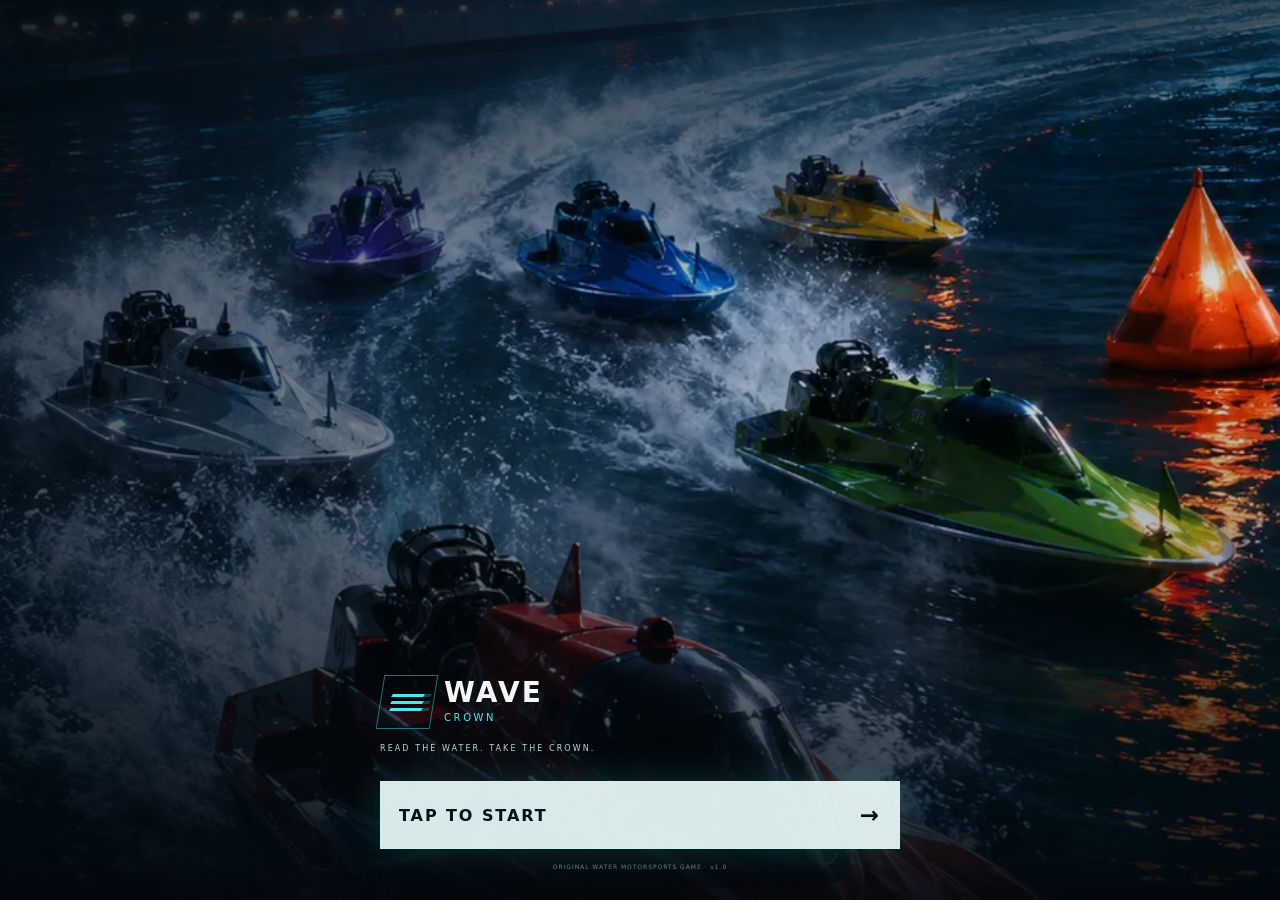
<file: index.html>
<!doctype html>
<html lang="ja">
<head>
  <meta charset="utf-8">
  <meta name="viewport" content="width=device-width,initial-scale=1,viewport-fit=cover,user-scalable=no">
  <meta name="theme-color" content="#031019">
  <meta name="apple-mobile-web-app-capable" content="yes">
  <meta name="apple-mobile-web-app-status-bar-style" content="black-translucent">
  <meta name="apple-mobile-web-app-title" content="WAVE CROWN">
  <title>WAVE CROWN</title>
  <meta name="description" content="ピット離れ、フライングスタート、360度ハンドルで3周を戦うオリジナル水上モータースポーツゲーム">
  <link rel="manifest" href="manifest.json">
  <link rel="apple-touch-icon" href="assets/icon-192.png">
  <link rel="preload" href="assets/title-race.webp" as="image" type="image/webp">
  <link rel="stylesheet" href="style.css">
  <link rel="stylesheet" href="race-controls.css">
</head>
<body>
  <div id="rotateNotice"><b>縦向きでプレイ</b><span>端末を縦に戻してください</span></div>

  <main id="app">
    <section id="splash" class="splash active" aria-label="タイトル画面">
      <div class="splash-art"></div><div class="splash-shade"></div>
      <div class="splash-content">
        <div class="logo large"><span class="logo-mark"><i></i><i></i><i></i></span><span><b>WAVE</b><em>CROWN</em></span></div>
        <p>READ THE WATER. TAKE THE CROWN.</p>
        <button id="enterGame"><span>TAP TO START</span><i>→</i></button>
        <small>ORIGINAL WATER MOTORSPORTS GAME · v1.0</small>
      </div>
    </section>

    <div id="gameShell" hidden>
      <header class="topbar">
        <button class="logo" data-go="dock" aria-label="ホームへ"><span class="logo-mark"><i></i><i></i><i></i></span><span><b>WAVE</b><em>CROWN</em></span></button>
        <div class="wallet"><span><small>FANS</small><b id="fansTotal">840</b></span><span><small>PRIZE</small><b id="moneyTotal">¥840K</b></span><button id="settingsButton" aria-label="設定">•••</button></div>
      </header>

      <section id="dock" class="screen active">
        <article class="hero">
          <div class="hero-art"></div><div class="hero-shade"></div>
          <div class="event"><b>RACE 03</b><span>COASTAL ROOKIE SERIES</span></div>
          <div class="hero-copy"><small>NEXT MATCH · NIGHT WATER</small><h1>蒼湾<br><span>ルーキーカップ</span></h1><p><b>3周・1,800m</b><i></i>横風 2.4m<i></i>波高 3cm</p></div>
          <div class="weather"><span>↗</span><b>2.4</b><small>m/s</small></div>
          <div class="close"><small>ENTRY CLOSE</small><b>02:18</b></div>
        </article>

        <div class="quick-stats"><span><small>RANK</small><b>48<sup>th</sup></b><em>↑6</em></span><span><small>WIN RATE</small><b id="winRate">18.2%</b></span><span><small>FORM</small><b class="form"><i>1</i><i>4</i><i>2</i></b></span></div>

        <article class="machine panel">
          <header><span><small>MACHINE</small><b>27 · NIGHTFALL</b></span><em>GOOD CONDITION</em></header>
          <div class="machine-main"><div class="machine-grade"><b id="score">78</b><small>/100</small><i>A−</i></div><div class="stats"><label>出足<i><b id="launchBar" style="width:74%"></b></i><em id="launchStat">74</em></label><label>伸び<i><b id="topBar" style="width:67%"></b></i><em id="topStat">67</em></label><label>旋回<i><b id="turnBar" style="width:81%"></b></i><em id="turnStat">81</em></label></div></div>
          <button class="line-button" data-go="tune"><span>最終整備へ</span><i>推奨設定あり　→</i></button>
        </article>

        <article class="mission panel"><span class="mission-icon">◇</span><span><small>TODAY'S CHALLENGE</small><b>スタート .20以内で1着</b><em><i style="width:50%"></i></em></span><strong>1/2</strong></article>
        <button class="primary" data-go="entry"><span><small>MACHINE READY · ENERGY 100%</small><b>レースへ出場</b></span><i>→</i></button>
      </section>

      <section id="tune" class="screen">
        <button class="back" data-go="dock">← DOCK</button><div class="title"><small>MACHINE 27 · FINAL SETUP</small><h2>水面に合わせる<span>最終整備</span></h2><p>出足・伸び・旋回のどこを尖らせるか。選択はレース挙動に反映されます。</p></div>
        <div class="motor-view"><div class="motor"><span>27</span><i></i><b></b></div><i class="scan"></i><div class="telemetry"><span>RPM<b>6,840</b></span><span>OUTPUT<b>98.4%</b></span><span>SCORE<b id="liveScore">78</b></span></div></div>
        <article class="panel tune-panel"><header><b>WEIGHT BALANCE</b><span id="balanceValue">+4</span></header><input id="balance" type="range" min="40" max="68" value="54" aria-label="重量バランス"><div class="range-label"><span>出足</span><em>推奨 52–56</em><span>伸び</span></div><h3>TUNE CHIP <small>1つ装着</small></h3><div class="parts"><button data-part="launch"><i>↗</i><b>加速ピン</b><small>立ち上がり +4</small><em>START</em></button><button class="selected" data-part="turn"><i>⌁</i><b>旋回フィン</b><small>旋回安定 +5</small><em>TURN</em></button><button data-part="top"><i>≫</i><b>伸びノズル</b><small>最高速 +3</small><em>SPEED</em></button></div></article>
        <button class="primary" id="saveTune"><span><small>AUTO SAVE ENABLED</small><b>この整備で決定</b></span><i>✓</i></button>
      </section>

      <section id="entry" class="screen">
        <button class="back" data-go="dock">← DOCK</button><div class="title"><small>RACE 03 · ENTRY LIST</small><h2>6艇の<span>勝負気配</span></h2></div>
        <div id="racerList" class="racer-list"></div>
        <div class="strategy-title"><span><small>RACE PLAN</small><b>狙う勝ち筋</b></span><em>変更可能</em></div>
        <div class="strategies"><button data-strategy="inside" class="selected"><i>↙</i><b>差し</b><small>内を鋭く突く</small></button><button data-strategy="attack"><i>↗</i><b>まくり</b><small>外から全速旋回</small></button><button data-strategy="safe"><i>◎</i><b>堅実</b><small>ラインを守る</small></button></div>
        <div class="intel"><b>RACE INTEL</b><p>4号艇はスタート巧者。<strong>差し</strong>なら1マーク手前で内側へ寄せ、旋回出口から全開。</p></div>
        <button class="primary" id="startRace"><span><small>FROM THE PIT · FLYING START</small><b>ピットから出走</b></span><i>→</i></button>
      </section>

      <section id="result" class="screen result">
        <div class="result-header"><small>COASTAL ROOKIE SERIES · RACE 03</small><b>OFFICIAL RESULT</b></div><div class="place"><span>FINISH</span><b id="place">1</b><i>ST</i></div><hr><h2 id="resultMessage">初優勝。水面を制した。</h2>
        <div class="rewards"><span><small>RACE TIME</small><b id="raceTime">36.82</b></span><span><small>PRIZE</small><b id="prize">¥320,000</b></span><span><small>FANS</small><b id="fans">+62</b></span></div>
        <article class="race-analysis panel"><header><b>RACE ANALYSIS</b><em id="startGrade">PERFECT</em></header><div><span><small>START</small><b id="startTime">.12</b></span><span><small>BEST LAP</small><b id="bestLap">11.84</b></span><span><small>LINE SCORE</small><b id="lineScore">86</b></span></div><p id="coachText">1マークの差しが勝因。次はスタート精度を維持しよう。</p></article>
        <div class="result-actions"><button id="retryRace">↻<span>RETRY</span></button><button class="primary" data-go="dock"><span><small>RESULT SAVED</small><b>ドックへ戻る</b></span><i>→</i></button></div>
      </section>

      <nav class="nav"><button data-go="dock" class="active">⌂<small>DOCK</small></button><button data-go="tune">⌘<small>GARAGE</small></button><button id="careerButton">⌁<small>CAREER</small></button><button id="recordButton">◇<small>RECORD</small></button></nav>
    </div>

    <section id="race" class="race-screen" aria-label="レース画面">
      <canvas id="raceCanvas"></canvas><div id="speedLines"></div>
      <div class="race-hud"><button id="pauseRace" aria-label="一時停止">Ⅱ</button><span><small>PHASE</small><b id="racePhaseLabel">PIT</b></span><span><small>LAP</small><b id="lap">—/3</b></span><span><small>POSITION</small><b id="rank">—</b></span></div>
      <div class="camera-badge"><i></i> LOW CHASE</div>
      <div class="onboard-frame" aria-hidden="true"><span><i></i> LIVE · DRIVER POV</span><b>艇首カメラ</b></div>
      <div id="countdown" class="countdown"><small>RACE FANFARE</small><b>READY</b></div><div id="startFeedback" class="start-feedback"></div>
      <div id="startClock" class="start-clock"><small>FLYING START</small><b id="startClockValue">—</b><em>有効 0.00–0.99</em></div>
      <div id="courseBadge" class="course-badge"><small>進入コース</small><b id="courseNumber">3</b></div>
      <div id="approachGuide" class="approach-guide"><span><small>START LINE</small><b id="startPrediction">予測 —</b></span><i><b id="approachProgress"></b><em></em></i></div>
      <div id="raceTip" class="race-tip">ファンファーレ後、左レバーを握ってピット離れ</div>
      <div id="tempoBadge" class="tempo-badge">QUICK CLOCK</div>
      <div id="wakeAlert" class="wake-alert">WAKE IMPACT<small>引き波で減速</small></div>
      <div id="overtake" class="overtake"></div>
      <div class="speed"><b id="speed">0</b><small>km/h</small><i></i></div>
      <div class="flow"><small>FLOW</small><i><b id="flowBar"></b></i><em id="flowValue">0</em></div>
      <div class="real-controls" aria-label="実艇型操作">
        <section class="throttle-console">
          <header><span><small>LEFT HAND</small><b>スロットル</b></span><em id="throttlePercent">0%</em></header>
          <div id="throttleTrack" class="throttle-track" role="slider" aria-label="スロットルレバー" aria-valuemin="0" aria-valuemax="100" aria-valuenow="0" tabindex="0">
            <i id="throttleFill"></i><button id="throttleLever" type="button" aria-label="スロットルレバーの握り"></button>
          </div>
          <small>握って加速・放して減速</small>
        </section>
        <section class="wheel-console">
          <header><span><small>RIGHT HAND</small><b>ハンドル</b></span><em id="wheelReadout">0.00</em></header>
          <div id="raceWheelZone" class="race-wheel-zone" role="application" aria-label="360度操舵ハンドル" tabindex="0">
            <div id="raceWheel" class="race-wheel"><i></i><i></i><i></i><b></b></div><span></span>
          </div>
          <div class="wheel-rule"><b id="wheelTarget">CENTER</b><span>−1.00</span><i><em id="wheelMeter"></em></i><span>+1.00</span></div>
        </section>
      </div>
    </section>

    <div id="tutorial" class="overlay" hidden><div class="tutorial-card"><div id="tutorialVisual" class="tutorial-visual">01</div><small id="tutorialStep">01 / 03</small><h2 id="tutorialTitle">ピットから始まる</h2><p id="tutorialText">ファンファーレ後に6艇が一斉にピット離れ。左レバーを上へ握って水面へ出ます。</p><div class="dots"><i class="active"></i><i></i><i></i></div><button id="tutorialNext">次へ　→</button></div></div>
    <div id="settings" class="overlay" hidden><div class="sheet"><button class="sheet-close" data-close="settings">×</button><small>SYSTEM</small><h2>設定</h2><label><span><b>サウンド</b><small>エンジン音・効果音</small></span><input id="soundToggle" type="checkbox" checked></label><label><span><b>振動</b><small>スタート・追い抜き時</small></span><input id="hapticToggle" type="checkbox" checked></label><label><span><b>REAL待機時計</b><small>OFFは競技順序を保った短縮モード</small></span><input id="realClockToggle" type="checkbox"></label><label><span><b>動きを抑える</b><small>画面振動と速度演出を軽減</small></span><input id="motionToggle" type="checkbox"></label><button id="resetSave" class="danger">進行データをリセット</button></div></div>
    <div id="pause" class="overlay" hidden><div class="pause-card"><small>RACE PAUSED</small><h2>一時停止</h2><button id="resumeRace">レースに戻る</button><button id="restartRace">最初からやり直す</button><button id="retireRace">レースを終了</button></div></div>
    <div id="toast" role="status"></div>
  </main>
  <script src="game.js"></script>
</body>
</html>
</file>
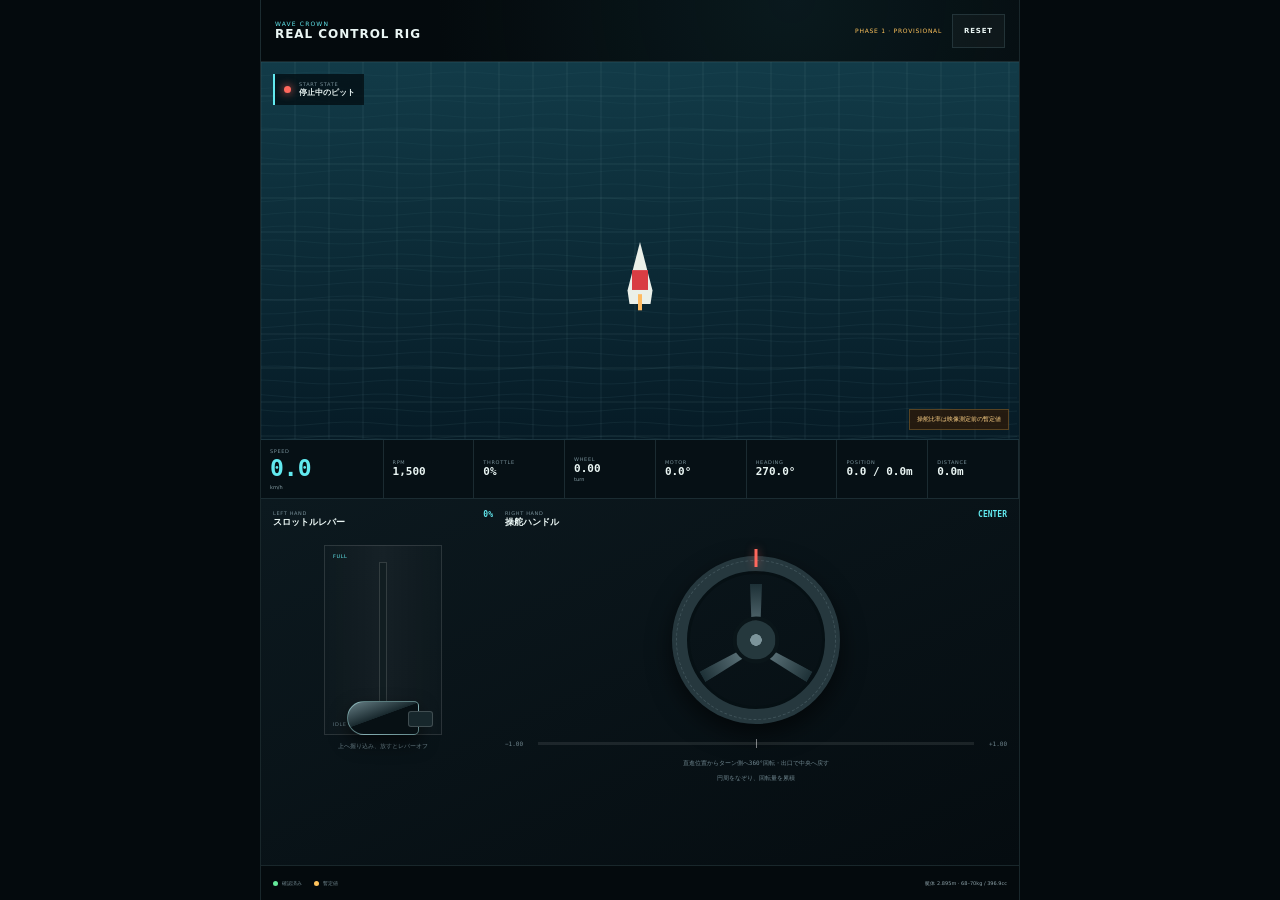
<file: simulator/index.html>
<!doctype html>
<html lang="ja">
<head>
  <meta charset="utf-8">
  <meta name="viewport" content="width=device-width,initial-scale=1,viewport-fit=cover,user-scalable=no">
  <meta name="theme-color" content="#07141a">
  <title>WAVE CROWN · REAL CONTROL RIG</title>
  <link rel="stylesheet" href="simulator.css">
  <style>.wheel-note{margin:3px 0 0;color:#789099;font:6px/1.35 ui-monospace,monospace;text-align:center}</style>
</head>
<body>
  <main id="simulator">
    <header class="sim-header">
      <span><small>WAVE CROWN</small><b>REAL CONTROL RIG</b></span>
      <em>PHASE 1 · PROVISIONAL</em>
      <button id="reset" type="button">RESET</button>
    </header>

    <section class="water-view" aria-label="実艇操作検証水面">
      <canvas id="water"></canvas>
      <div class="pit-label"><i></i><span><small>START STATE</small><b>停止中のピット</b></span></div>
      <div class="model-warning">操舵比率は映像測定前の暫定値</div>
    </section>

    <section class="telemetry" aria-label="艇の計測値">
      <span class="primary"><small>SPEED</small><b id="speed">0.0</b><em>km/h</em></span>
      <span><small>RPM</small><b id="rpm">1500</b></span>
      <span><small>THROTTLE</small><b id="throttleValue">0%</b></span>
      <span><small>WHEEL</small><b id="wheelValue">0.00</b><em>turn</em></span>
      <span><small>MOTOR</small><b id="motorAngle">0.0°</b></span>
      <span><small>HEADING</small><b id="heading">270.0°</b></span>
      <span><small>POSITION</small><b id="position">0.0 / 0.0m</b></span>
      <span><small>DISTANCE</small><b id="distance">0.0m</b></span>
    </section>

    <section class="cockpit" aria-label="実艇操作装置">
      <div class="throttle-control">
        <header><span><small>LEFT HAND</small><b>スロットルレバー</b></span><em id="leverPercent">0%</em></header>
        <div id="throttleTrack" class="throttle-track" role="slider" aria-label="スロットル開度" aria-valuemin="0" aria-valuemax="100" aria-valuenow="0" tabindex="0">
          <i class="full">FULL</i><i class="idle">IDLE</i>
          <div id="throttleFill"></div><button id="throttleLever" type="button" aria-label="スロットルレバー"></button>
        </div>
        <p>上へ握り込み、放すとレバーオフ</p>
      </div>

      <div class="steering-control">
        <header><span><small>RIGHT HAND</small><b>操舵ハンドル</b></span><em id="steerState">CENTER</em></header>
        <div id="wheelZone" class="wheel-zone" aria-label="操舵ハンドル。円周に沿って回転" role="application" tabindex="0">
          <div id="wheel" class="wheel"><i></i><i></i><i></i><b></b></div>
          <span class="center-mark"></span>
        </div>
        <div class="wheel-scale"><span>−1.00</span><em><i id="wheelScaleFill"></i></em><span>+1.00</span></div>
        <p class="wheel-note">直進位置からターン側へ360°回転・出口で中央へ戻す</p>
        <p>円周をなぞり、回転量を累積</p>
      </div>
    </section>

    <footer><span><i class="confirmed"></i>確認済み</span><span><i class="provisional"></i>暫定値</span><b>艇体 2.895m · 68–70kg / 396.9cc</b></footer>
  </main>
  <script type="module" src="simulator.mjs"></script>
</body>
</html>
</file>
<file: style.css>
:root{--bg:#020910;--panel:#081721;--panel2:#0b202c;--ink:#f3f7f5;--muted:#79909b;--cyan:#48e6f2;--red:#ed4b46;--green:#62e892;--line:#9bd3e122;--shadow:0 24px 60px #0008;color-scheme:dark;background:var(--bg);color:var(--ink)}*{box-sizing:border-box;-webkit-tap-highlight-color:transparent}html,body{margin:0;min-height:100%;background:var(--bg)}body{font-family:Inter,"SF Pro Display","Noto Sans JP",system-ui,-apple-system,sans-serif;overscroll-behavior:none}button,input{font:inherit;color:inherit}button{cursor:pointer}button:focus-visible,input:focus-visible{outline:2px solid var(--cyan);outline-offset:3px}[hidden]{display:none!important}#app{min-height:100svh;overflow:hidden;background:radial-gradient(circle at 80% 8%,#2984a12a,transparent 32%),linear-gradient(155deg,#071620,#020810 52%,#07141c)}
#rotateNotice{display:none;position:fixed;z-index:200;inset:0;background:#030a10;color:#fff;place-content:center;text-align:center}#rotateNotice b,#rotateNotice span{display:block}#rotateNotice b{font-size:24px}#rotateNotice span{margin-top:8px;color:var(--muted);font-size:12px}@media(orientation:landscape) and (max-height:520px){#rotateNotice{display:grid}}
.splash{display:none;position:fixed;z-index:100;inset:0;overflow:hidden;background:#041019}.splash.active{display:block}.splash-art{position:absolute;inset:-3%;background:url('assets/title-race.webp') center 55%/cover no-repeat;animation:splashPush 12s ease-out both}.splash-shade{position:absolute;inset:0;background:linear-gradient(180deg,#020a10ae 0%,#020a1014 34%,#020a1044 58%,#02080df5 100%),linear-gradient(90deg,#0209109e,transparent 70%)}.splash-content{position:absolute;z-index:2;left:24px;right:24px;bottom:calc(30px + env(safe-area-inset-bottom));max-width:520px;margin:auto}.splash-content>p{margin:15px 0 28px;font-size:8px;letter-spacing:.26em;color:#b8d8dd}.splash-content>button{width:100%;height:68px;padding:0 18px;border:1px solid #c2fbff80;background:#eafafaed;color:#051117;display:flex;align-items:center;justify-content:space-between;font-weight:900;letter-spacing:.12em;box-shadow:0 0 40px #43e4f32d}.splash-content>button i{font-size:23px;font-style:normal}.splash-content>small{display:block;text-align:center;margin-top:14px;color:#68828d;font-size:6px;letter-spacing:.16em}@keyframes splashPush{from{transform:scale(1.08)}to{transform:scale(1)}}
.logo{display:flex;align-items:center;gap:10px;border:0;background:none;padding:0;text-align:left}.logo-mark{width:37px;height:37px;border:1px solid #48e6f277;display:grid;place-content:center;gap:4px;transform:skewX(-9deg)}.logo-mark i{display:block;width:22px;height:2px;background:var(--cyan);transform:skewX(-25deg);box-shadow:7px 0 #48e6f244}.logo>span:last-child{display:flex;flex-direction:column;line-height:.88;letter-spacing:.14em}.logo b{font-size:13px}.logo em{margin-top:8px;color:var(--cyan);font-size:7px;font-style:normal;letter-spacing:.26em}.logo.large .logo-mark{width:54px;height:54px}.logo.large .logo-mark i{width:32px;height:3px}.logo.large b{font-size:28px}.logo.large em{font-size:10px}.topbar{height:72px;padding:14px 16px;display:flex;align-items:center;justify-content:space-between;border-bottom:1px solid var(--line);backdrop-filter:blur(18px)}.wallet{display:flex;align-items:center;gap:11px}.wallet>span{display:flex;flex-direction:column;text-align:right}.wallet small{font-size:5px;color:var(--muted);letter-spacing:.14em}.wallet b{font-size:9px;letter-spacing:.04em}.wallet button{width:32px;height:32px;border:0;border-radius:50%;background:#ffffff0e;color:#9bb0b9;letter-spacing:.04em}
.screen{display:none;position:relative;max-width:560px;margin:auto;padding:14px 14px calc(100px + env(safe-area-inset-bottom));min-height:calc(100svh - 72px)}.screen.active{display:block;animation:screenIn .3s ease both}@keyframes screenIn{from{opacity:0;transform:translateY(7px)}to{opacity:1;transform:none}}.hero{height:318px;position:relative;overflow:hidden;border:1px solid #9bd3e12b;border-radius:10px;background:#09202c;box-shadow:var(--shadow)}.hero-art{position:absolute;inset:0;background:url('assets/title-race.webp') center 73%/cover}.hero-shade{position:absolute;inset:0;background:linear-gradient(90deg,#031018ed 0%,#0310188f 48%,transparent 85%),linear-gradient(0deg,#020a10c7,transparent 55%)}.event{position:absolute;z-index:2;top:14px;left:14px;display:flex;align-items:center;font-size:6px;letter-spacing:.18em;color:#afc7ce}.event b{padding:5px 8px;background:var(--cyan);color:#041116}.event span{padding:5px 8px;background:#020a10a6}.hero-copy{position:absolute;z-index:2;left:18px;top:64px}.hero-copy>small{font-size:7px;color:var(--cyan);letter-spacing:.2em}.hero-copy h1{margin:13px 0 16px;font-size:47px;line-height:.82;letter-spacing:-.08em;text-shadow:0 4px 25px #000}.hero-copy h1 span{font-size:22px;letter-spacing:.02em}.hero-copy p{display:flex;align-items:center;gap:8px;font-size:7px;color:#a8bac2}.hero-copy p i{width:1px;height:12px;background:#ffffff35}.weather{position:absolute;z-index:2;right:12px;top:16px;display:grid;grid-template-columns:auto auto;align-items:end;gap:0 4px;text-align:right}.weather>span{grid-row:span 2;color:var(--cyan);font-size:18px}.weather b{font-size:14px}.weather small{font-size:6px;color:var(--muted)}.close{position:absolute;z-index:2;right:12px;bottom:12px;padding:9px 11px;text-align:right;background:#020a10d6;border-right:2px solid var(--cyan)}.close small{display:block;font-size:5px;color:#8da4ae;letter-spacing:.15em}.close b{font-family:ui-monospace,monospace;font-size:16px;letter-spacing:.08em}
.quick-stats{display:grid;grid-template-columns:repeat(3,1fr);gap:1px;margin:9px 0;background:var(--line);border:1px solid var(--line)}.quick-stats>span{min-height:54px;padding:9px 11px;background:#07131c;display:flex;flex-direction:column;justify-content:center}.quick-stats small{font-size:5px;color:var(--muted);letter-spacing:.14em}.quick-stats b{font-size:16px}.quick-stats sup{font-size:7px}.quick-stats em{color:var(--green);font-size:7px;font-style:normal}.form{display:flex;gap:2px;margin-top:4px}.form i{width:17px;height:13px;display:grid;place-content:center;background:#ffffff0d;font-size:6px;font-style:normal}.form i:first-child{background:var(--cyan);color:#041116}.panel{border:1px solid var(--line);border-radius:7px;background:linear-gradient(145deg,#0d1f2bf5,#050e15f5)}.machine{padding:14px}.machine header{display:flex;justify-content:space-between;align-items:flex-start}.machine header>span{display:flex;flex-direction:column}.machine header small{font-size:5px;color:var(--muted);letter-spacing:.15em}.machine header b{font-size:10px;letter-spacing:.1em}.machine header em{padding:4px 6px;background:#62e89212;color:var(--green);font-size:5px;font-style:normal;letter-spacing:.1em}.machine-main{display:grid;grid-template-columns:75px 1fr;gap:10px;align-items:center;margin:12px 0}.machine-grade{position:relative}.machine-grade>b{font-size:38px}.machine-grade small{font-size:7px;color:var(--muted)}.machine-grade i{display:block;margin-top:-6px;color:var(--cyan);font-style:normal;font-size:9px}.stats label{display:grid;grid-template-columns:28px 1fr 20px;align-items:center;gap:6px;margin:8px 0;font-size:7px;color:#8fa4ae}.stats label>i{height:3px;background:#ffffff12}.stats label>i b{display:block;height:100%;background:linear-gradient(90deg,#d8e7e8,var(--cyan))}.stats em{font-style:normal;text-align:right;color:#fff}.line-button{width:100%;padding:12px 0 0;border:0;border-top:1px solid var(--line);background:none;display:flex;justify-content:space-between;font-size:8px}.line-button i{color:var(--cyan);font-style:normal;font-size:7px}.mission{margin-top:9px;padding:12px;display:grid;grid-template-columns:30px 1fr 30px;align-items:center;gap:9px}.mission-icon{width:30px;height:30px;border:1px solid #48e6f255;display:grid;place-content:center;color:var(--cyan)}.mission>span:nth-child(2){display:flex;flex-direction:column}.mission small{font-size:5px;color:var(--cyan);letter-spacing:.14em}.mission b{font-size:9px}.mission em{height:2px;margin-top:6px;background:#ffffff11}.mission em i{display:block;height:100%;background:var(--cyan)}.mission strong{font-size:11px;text-align:right}.primary{width:100%;height:68px;margin-top:11px;padding:0 17px;border:0;border-radius:4px;background:linear-gradient(115deg,#eafafa,#91eef1);color:#041116;display:flex;align-items:center;justify-content:space-between;text-align:left;box-shadow:0 12px 30px #2ed8e622}.primary small{display:block;font-size:5px;letter-spacing:.18em;color:#24717c}.primary b{font-size:16px;letter-spacing:.02em}.primary>i{font-size:22px;font-style:normal}.primary:active{transform:translateY(1px)}
.nav{position:fixed;z-index:30;bottom:0;left:0;right:0;height:76px;padding-bottom:env(safe-area-inset-bottom);display:flex;justify-content:center;background:#030a10f0;border-top:1px solid var(--line);backdrop-filter:blur(18px)}.nav button{width:min(25%,140px);border:0;background:none;color:#667a85;display:flex;flex-direction:column;align-items:center;justify-content:center;gap:4px;font-size:17px}.nav small{font-size:5px;letter-spacing:.15em}.nav .active{color:var(--cyan)}.back{border:0;background:none;color:#8ba0aa;font-size:7px;letter-spacing:.17em;padding:8px 0}.title{margin:16px 0 12px}.title>small{font-size:6px;letter-spacing:.18em;color:var(--cyan)}.title h2{margin:6px 0;font-size:29px;line-height:1.12}.title h2 span{display:block;color:#7fe9ef}.title p{max-width:410px;margin:8px 0 0;color:#80959f;font-size:8px;line-height:1.65}.motor-view{height:225px;position:relative;display:grid;place-content:center;overflow:hidden;border:1px solid var(--line);background:radial-gradient(circle,#26b0c526,transparent 55%)}.motor{width:105px;height:112px;position:relative;background:linear-gradient(145deg,#718893,#21333d 48%,#080d11 49%);clip-path:polygon(14% 0,83% 5%,100% 29%,82% 84%,53% 100%,11% 84%,0 23%);filter:drop-shadow(0 20px 18px #000)}.motor:before{content:"";position:absolute;inset:12px 20px 35px;background:repeating-linear-gradient(0deg,#17252d 0 5px,#5a6d75 6px 9px)}.motor span{position:absolute;z-index:2;right:17px;top:10px;color:var(--cyan);font-weight:900}.motor>i{position:absolute;width:10px;height:50px;background:#7d8f95;bottom:-34px;left:48px}.motor>b{position:absolute;width:72px;height:12px;background:#40525b;bottom:-40px;left:17px;clip-path:polygon(0 50%,45% 0,100% 45%,43% 100%)}.scan{position:absolute;width:175px;height:1px;background:linear-gradient(90deg,transparent,var(--cyan),transparent);box-shadow:0 0 14px var(--cyan);animation:scan 2.4s ease-in-out infinite}.telemetry{position:absolute;left:10px;right:10px;bottom:9px;display:flex;justify-content:space-between}.telemetry span{display:flex;flex-direction:column;font-size:5px;color:#708893;letter-spacing:.1em}.telemetry b{font-size:8px;color:#d7e7e9}@keyframes scan{0%,100%{transform:translateY(-62px);opacity:.2}50%{transform:translateY(62px);opacity:1}}.tune-panel{margin-top:9px;padding:14px}.tune-panel header{display:flex;justify-content:space-between;font-size:8px;letter-spacing:.14em}.tune-panel header span{color:var(--cyan)}input[type=range]{width:100%;margin:17px 0 4px;accent-color:var(--cyan)}.range-label{display:flex;justify-content:space-between;font-size:6px;color:var(--muted)}.range-label em{font-style:normal;color:var(--cyan)}.tune-panel h3{margin:14px 0 9px;padding-top:12px;border-top:1px solid var(--line);font-size:7px;letter-spacing:.14em}.tune-panel h3 small{float:right;color:var(--muted);font-weight:400}.parts{display:grid;grid-template-columns:repeat(3,1fr);gap:6px}.parts button{min-height:108px;padding:10px 8px;border:1px solid var(--line);background:#ffffff05;display:flex;flex-direction:column;align-items:flex-start;text-align:left}.parts button>i{font-size:21px;font-style:normal}.parts button>b{font-size:8px;margin-top:7px}.parts button>small{font-size:6px;color:var(--muted)}.parts button>em{margin-top:auto;color:#657d87;font-size:5px;font-style:normal;letter-spacing:.15em}.parts button.selected{border-color:var(--cyan);background:#43e4f313;box-shadow:inset 0 0 25px #43e4f30c}.parts button.selected>i,.parts button.selected>em{color:var(--cyan)}
.racer-list{border-top:1px solid var(--line)}.racer{height:55px;border-bottom:1px solid var(--line);display:grid;grid-template-columns:36px 1fr 55px 26px;align-items:center;gap:9px}.racer.you{background:linear-gradient(90deg,#43e4f316,transparent)}.lane{width:30px;height:30px;display:grid;place-content:center;font-weight:950}.racer-name small,.st small{display:block;font-size:5px;color:var(--muted);letter-spacing:.1em}.racer-name b{font-size:11px}.racer.you .racer-name b{color:var(--cyan)}.st b{font-family:ui-monospace,monospace;font-size:11px}.mood{color:var(--cyan)}.strategy-title{display:flex;justify-content:space-between;align-items:end;margin:16px 0 8px}.strategy-title span{display:flex;flex-direction:column}.strategy-title small{font-size:5px;color:var(--cyan);letter-spacing:.14em}.strategy-title b{font-size:13px}.strategy-title em{font-size:6px;color:var(--muted);font-style:normal}.strategies{display:grid;grid-template-columns:repeat(3,1fr);gap:6px}.strategies button{height:79px;border:1px solid var(--line);background:#ffffff05;display:grid;grid-template-columns:23px 1fr;align-content:center;text-align:left;padding:9px}.strategies i{grid-row:span 2;font-size:18px;color:#7b929d;font-style:normal}.strategies b{font-size:10px}.strategies small{font-size:5px;color:var(--muted)}.strategies button.selected{border-color:var(--cyan);background:#43e4f312}.strategies button.selected i{color:var(--cyan)}.intel{margin:10px 0;padding:13px;background:#0a202c;border-left:2px solid var(--cyan)}.intel>b{font-size:6px;letter-spacing:.14em;color:var(--cyan)}.intel p{margin:5px 0 0;font-size:8px;line-height:1.7;color:#b6c5cb}.intel strong{color:#fff}
.race-screen{display:none;position:fixed;z-index:80;inset:0;background:#04151e;touch-action:none;user-select:none;overflow:hidden}.race-screen.active{display:block}.race-screen canvas{position:absolute;inset:0;width:100%;height:100%}#speedLines{position:absolute;inset:0;pointer-events:none;opacity:0;background:repeating-linear-gradient(102deg,transparent 0 18px,#ccfbff12 19px 20px,transparent 21px 38px);animation:lines .28s linear infinite}#speedLines.active{opacity:1}@keyframes lines{to{transform:translateY(38px)}}.race-hud{position:absolute;top:0;left:0;right:0;min-height:70px;padding:12px max(14px,env(safe-area-inset-left));display:grid;grid-template-columns:39px 1fr 62px 72px;align-items:center;gap:7px;background:linear-gradient(#020a10ef,#020a1066,transparent);text-shadow:0 2px 5px #000}.race-hud button{width:34px;height:34px;border:1px solid #ffffff2b;border-radius:50%;background:#07141cb8;font-size:12px}.race-hud span{padding-left:8px;border-left:1px solid #ffffff22}.race-hud small{display:block;font-size:5px;color:#86a0ab;letter-spacing:.14em}.race-hud b{font-size:13px}.countdown{position:absolute;inset:0;display:grid;place-content:center;text-align:center;pointer-events:none;text-shadow:0 8px 40px #000}.countdown small{font-size:7px;letter-spacing:.3em;color:var(--cyan)}.countdown b{font-size:104px;line-height:1}.start-feedback{position:absolute;left:50%;top:37%;transform:translate(-50%,-50%) scale(.7);opacity:0;text-align:center;font-weight:950;font-style:italic;font-size:42px;text-shadow:0 0 30px currentColor}.start-feedback.show{animation:feedback 1.25s ease both}@keyframes feedback{15%,55%{opacity:1;transform:translate(-50%,-50%) scale(1)}100%{opacity:0;transform:translate(-50%,-65%) scale(1.25)}}.race-tip{position:absolute;top:80px;left:50%;transform:translateX(-50%);white-space:nowrap;padding:8px 12px;background:#031018cc;border-left:2px solid var(--cyan);font-size:7px;letter-spacing:.05em}.overtake{position:absolute;left:14px;top:125px;opacity:0;padding:7px 10px;background:#eafafa;color:#051117;font-size:8px;font-weight:900;letter-spacing:.1em}.overtake.show{animation:callout 1.5s ease both}@keyframes callout{15%,70%{opacity:1;transform:none}0%{transform:translateX(-20px)}100%{opacity:0;transform:translateX(15px)}}.speed{position:absolute;right:14px;bottom:158px;width:92px;text-align:right;text-shadow:0 2px 5px #000}.speed b{font-family:ui-monospace,monospace;font-size:34px}.speed small{font-size:6px;color:#8fa6b0}.speed i{display:block;height:3px;background:linear-gradient(90deg,transparent,var(--cyan));box-shadow:0 0 10px var(--cyan)}.flow{position:absolute;left:14px;bottom:162px;width:115px}.flow small{display:block;font-size:6px;letter-spacing:.16em;color:#8fa6b0}.flow>i{display:block;height:4px;margin-top:5px;background:#ffffff16}.flow>i b{display:block;width:0;height:100%;background:linear-gradient(90deg,var(--cyan),#fff);box-shadow:0 0 10px var(--cyan)}.flow em{position:absolute;right:0;top:0;font-size:7px;font-style:normal}.race-screen>#boost{position:absolute;right:16px;bottom:238px;width:72px;height:72px;border-radius:50%;border:1px solid #f4d45b66;background:#231d08cc;display:flex;flex-direction:column;align-items:center;justify-content:center;box-shadow:0 0 25px #f4d45b18}.race-screen>#boost:disabled{opacity:.3}.race-screen>#boost.ready{border-color:#f8dc60;box-shadow:0 0 35px #f4d45b66;animation:pulse 1s infinite}.race-screen>#boost i{font-style:normal;font-size:20px}.race-screen>#boost span{font-size:5px;letter-spacing:.1em}.controls{position:absolute;left:0;right:0;bottom:0;padding:12px 14px calc(14px + env(safe-area-inset-bottom));display:grid;grid-template-columns:1fr 1.15fr 1fr;gap:9px;background:linear-gradient(transparent,#02080dea 22%)}.controls button{height:100px;border:1px solid #90e9ef3d;border-radius:8px;background:#071821d8;backdrop-filter:blur(8px)}.controls button:disabled{opacity:.4}.controls button:active{transform:scale(.98);background:#164253}.controls button.active{background:#124454;border-color:var(--cyan);box-shadow:inset 0 0 28px #43e4f322,0 0 18px #43e4f322}.steer{font-size:48px;font-weight:200}.controls button small{display:block;font-size:5px;color:#85a0aa;letter-spacing:.14em}.controls #throttle{display:flex;flex-direction:column;align-items:center;justify-content:center}.controls #throttle>i{width:35px;height:35px;margin-bottom:7px;border:5px solid var(--cyan);border-radius:50%;box-shadow:0 0 18px #43e4f388}.controls #throttle>b{font-size:8px;letter-spacing:.1em}.controls #throttle>small{margin-top:2px}@keyframes pulse{50%{transform:scale(1.06)}}
.camera-badge{position:absolute;z-index:3;left:14px;top:78px;padding:6px 8px;background:#031018a8;border-left:1px solid #60e4ee66;color:#c7e7eb;font-size:6px;font-weight:800;letter-spacing:.15em;text-shadow:0 1px 4px #000}.camera-badge i,.onboard-frame span i{display:inline-block;width:5px;height:5px;margin-right:5px;border-radius:50%;background:#ff4b42;box-shadow:0 0 8px #ff4b42}.onboard-frame{position:absolute;z-index:2;top:76px;right:12px;width:min(43vw,212px);height:min(25.5vw,128px);min-height:92px;border:1px solid #bceff066;border-radius:7px;pointer-events:none;box-shadow:0 12px 30px #0008,inset 0 0 0 1px #031018aa}.onboard-frame:after{content:"";position:absolute;inset:0;border-radius:inherit;background:linear-gradient(110deg,#ffffff0f,transparent 24%);mix-blend-mode:screen}.onboard-frame span{position:absolute;left:7px;top:6px;padding:3px 5px;background:#020a10bf;font-size:5px;font-weight:900;letter-spacing:.12em}.onboard-frame b{position:absolute;right:6px;bottom:5px;padding:3px 5px;background:#020a10bf;color:#b9d4da;font-size:5px;letter-spacing:.08em}.wake-alert{position:absolute;z-index:5;left:50%;top:36%;transform:translate(-50%,-50%);opacity:0;padding:10px 16px;background:#ff663de8;color:#fff;font-size:15px;font-style:italic;font-weight:950;letter-spacing:.06em;box-shadow:0 0 28px #ff4b4177;white-space:nowrap;pointer-events:none}.wake-alert small{display:block;margin-top:2px;text-align:center;font-size:6px;font-style:normal;letter-spacing:.18em}.wake-alert.show{animation:wakeAlert .56s ease both}@keyframes wakeAlert{0%{opacity:0;transform:translate(-50%,-50%) scale(.75)}22%,70%{opacity:1;transform:translate(-50%,-50%) scale(1)}100%{opacity:0;transform:translate(-50%,-65%) scale(1.08)}}
@media(max-width:430px){.race-tip{top:198px;max-width:calc(100vw - 28px);white-space:normal;text-align:center;line-height:1.35}.overtake{top:242px}.onboard-frame{min-height:92px}}
.result{padding-top:30px}.result-header{display:flex;justify-content:space-between;align-items:center}.result-header small{font-size:6px;color:var(--cyan);letter-spacing:.15em}.result-header>b{padding:5px 7px;background:var(--cyan);color:#041116;font-size:5px}.place{height:145px;display:flex;align-items:flex-end}.place span{align-self:flex-start;margin-top:29px;font-size:7px;color:#91a3ac;letter-spacing:.17em}.place>b{margin-left:auto;font-size:145px;line-height:.8;letter-spacing:-.12em}.place>i{font-size:21px;font-style:normal;font-weight:900}.result>hr{border:0;height:2px;background:linear-gradient(90deg,var(--cyan),transparent);box-shadow:0 0 16px var(--cyan)}.result>h2{font-size:23px;margin:18px 0}.rewards{display:grid;grid-template-columns:repeat(3,1fr);gap:5px}.rewards span{padding:12px 9px;background:#ffffff08;border-top:1px solid #ffffff18}.rewards small{display:block;font-size:5px;color:var(--muted)}.rewards b{font-size:10px}.race-analysis{margin-top:10px;padding:13px}.race-analysis header{display:flex;justify-content:space-between}.race-analysis header b{font-size:7px;letter-spacing:.14em}.race-analysis header em{color:var(--cyan);font-size:8px;font-style:normal}.race-analysis>div{display:grid;grid-template-columns:repeat(3,1fr);margin-top:12px}.race-analysis>div span{border-right:1px solid var(--line)}.race-analysis>div span:last-child{border:0;padding-left:9px}.race-analysis>div small{display:block;font-size:5px;color:var(--muted)}.race-analysis>div b{font-family:ui-monospace,monospace;font-size:15px}.race-analysis p{margin:12px 0 0;padding-top:10px;border-top:1px solid var(--line);font-size:8px;color:#9bb0b9;line-height:1.6}.result-actions{display:grid;grid-template-columns:72px 1fr;gap:8px}.result-actions>button:first-child{height:68px;margin-top:11px;border:1px solid var(--line);background:#ffffff07;font-size:23px}.result-actions>button:first-child span{display:block;font-size:5px;letter-spacing:.1em}
.overlay{position:fixed;z-index:150;inset:0;padding:18px;display:grid;place-content:center;background:#020810db;backdrop-filter:blur(12px)}.tutorial-card,.sheet,.pause-card{width:min(100%,430px);padding:20px;border:1px solid #9bd3e12e;background:linear-gradient(145deg,#0d2330,#050d14);box-shadow:var(--shadow)}.tutorial-visual{height:150px;display:grid;place-content:center;margin-bottom:16px;background:radial-gradient(circle,#43e4f32b,transparent 60%);border:1px solid var(--line);color:var(--cyan);font-size:74px;font-weight:900}.tutorial-card>small,.sheet>small,.pause-card>small{font-size:6px;color:var(--cyan);letter-spacing:.18em}.tutorial-card h2,.sheet h2,.pause-card h2{margin:7px 0;font-size:25px}.tutorial-card p{min-height:51px;color:#9eb1b9;font-size:10px;line-height:1.7}.dots{display:flex;gap:5px;margin:15px 0}.dots i{width:19px;height:2px;background:#ffffff1c}.dots i.active{background:var(--cyan)}.tutorial-card>button,.pause-card button{width:100%;height:52px;margin-top:7px;border:0;background:var(--cyan);color:#041116;font-weight:900}.sheet{position:relative}.sheet-close{position:absolute;right:15px;top:15px;width:32px;height:32px;border:1px solid var(--line);border-radius:50%;background:none}.sheet label{height:62px;display:flex;align-items:center;justify-content:space-between;border-top:1px solid var(--line)}.sheet label span{display:flex;flex-direction:column}.sheet label b{font-size:10px}.sheet label small{font-size:7px;color:var(--muted)}.sheet input{width:38px;height:21px;accent-color:var(--cyan)}.danger{width:100%;height:44px;margin-top:12px;border:1px solid #ed4b4655;background:#ed4b4610;color:#ff8781;font-size:8px}.pause-card{text-align:center}.pause-card button{background:#ffffff0b;color:#fff;border:1px solid var(--line)}.pause-card button:first-of-type{background:var(--cyan);color:#041116}.toast#toast{position:fixed;z-index:190;left:50%;bottom:100px;transform:translate(-50%,20px);opacity:0;padding:10px 14px;background:#eafafa;color:#041116;font-size:8px;font-weight:900;white-space:nowrap;pointer-events:none}.toast#toast.show{animation:toast 2s ease both}@keyframes toast{15%,75%{opacity:1;transform:translate(-50%,0)}100%{opacity:0;transform:translate(-50%,-8px)}}
body.reduce-motion *,body.reduce-motion *:before,body.reduce-motion *:after{animation-duration:.001ms!important;animation-iteration-count:1!important;scroll-behavior:auto!important}body.reduce-motion #speedLines{display:none}
#toast{position:fixed;z-index:190;left:50%;bottom:100px;transform:translate(-50%,20px);opacity:0;padding:10px 14px;background:#eafafa;color:#041116;font-size:8px;font-weight:900;white-space:nowrap;pointer-events:none}#toast.show{animation:toast 2s ease both}
@media(min-width:700px){.screen{padding-top:24px}.hero{height:360px}.hero-copy h1{font-size:56px}.topbar{padding-inline:max(24px,calc((100vw - 640px)/2))}.splash-content{left:50%;right:auto;transform:translateX(-50%);width:520px}.race-screen>#boost{right:24px}.controls{padding-inline:max(14px,calc((100vw - 720px)/2))}}

[hidden]{display:none!important}
/* Race cockpit v0.6 */
.start-clock{position:absolute;z-index:6;left:14px;top:108px;min-width:104px;padding:8px 10px;border:1px solid #b8eff03d;border-left:3px solid #7debf0;background:#020b12db;box-shadow:0 8px 24px #0007;text-shadow:0 2px 4px #000}.start-clock small,.course-badge small{display:block;color:#8da5af;font-size:5px;letter-spacing:.16em}.start-clock b{display:block;font:900 24px/1 ui-monospace,SFMono-Regular,monospace;letter-spacing:-.05em}.start-clock em{display:block;margin-top:3px;color:#85a0aa;font-size:5px;font-style:normal;letter-spacing:.08em}.start-clock.armed{border-left-color:#ffd85a}.start-clock.armed b{color:#ffe682}.start-clock.go{border-left-color:#45eeac}.start-clock.go b{color:#6af1bb}.start-clock.late{border-left-color:#ff5a4f}.start-clock.late b{color:#ff756c}.start-clock.locked{border-left-color:#45e6f1}.course-badge{position:absolute;z-index:6;left:14px;top:174px;width:104px;padding:6px 10px;background:#061722dd;border:1px solid #ffffff22}.course-badge b{float:right;margin-top:-12px;color:#fff;font-size:18px}.countdown b{font-size:clamp(48px,18vw,88px);letter-spacing:-.06em}.countdown small{font-size:8px}.race-hud{grid-template-columns:39px 1fr 58px 65px}.race-hud span:nth-child(2) b{color:#74ebf0}.race-tip{top:212px}.speed{bottom:154px}.flow{bottom:158px}.driving-controls{grid-template-columns:1fr 1.18fr;gap:12px;padding-top:30px}.steering-pad,.pedal-pad{display:grid;grid-template-columns:repeat(2,1fr);gap:7px}.driving-controls button{height:96px;min-width:0}.driving-controls .steer{font-size:44px}.driving-controls .pedal{display:flex;flex-direction:column;align-items:center;justify-content:center}.driving-controls .pedal i{width:30px;height:30px;margin-bottom:7px;border:4px solid currentColor;border-radius:50%}.driving-controls .pedal b{font-size:9px}.driving-controls .pedal small{margin-top:3px}.driving-controls .brake{color:#ff9c63;border-color:#ff9c634a;background:#25150fd8}.driving-controls .throttle{color:#6af1e8;border-color:#6af1e866;background:#0b292bdc}.driving-controls .brake.active{background:#7a2d18;border-color:#ff9c63;box-shadow:inset 0 0 24px #ff6a322a,0 0 18px #ff6a3233}.driving-controls .throttle.active{background:#12605c;border-color:#77fff4;box-shadow:inset 0 0 26px #43e4f333,0 0 22px #43e4f344}.driving-controls button:disabled{opacity:.28}.driving-controls button.active{transform:translateY(2px) scale(.985)}
@media(max-width:430px){.onboard-frame{width:42vw;height:25vw}.start-clock{top:105px}.course-badge{top:170px}.race-tip{top:207px}.speed{bottom:151px}.flow{bottom:155px}.driving-controls{gap:8px}.driving-controls button{height:92px}}

.approach-guide{position:absolute;z-index:6;left:14px;top:215px;width:104px;padding:7px 9px;background:#061722dd;border:1px solid #ffffff22;transition:opacity .2s}.approach-guide>span{display:flex;align-items:end;justify-content:space-between;gap:6px}.approach-guide small{color:#8da5af;font-size:5px;letter-spacing:.12em}.approach-guide span>b{font:800 7px/1 ui-monospace,monospace;color:#dcebed;white-space:nowrap}.approach-guide>i{position:relative;display:block;height:5px;margin-top:6px;background:#ffffff14;overflow:hidden}.approach-guide>i>b{display:block;width:0;height:100%;background:linear-gradient(90deg,#54c8d2,#e9ffff);transition:width .08s linear}.approach-guide>i>em{position:absolute;right:0;top:-2px;width:8px;height:9px;border:1px solid #65f0bc;background:#65f0bc33}.approach-guide.good span>b{color:#65f0bc}.approach-guide.danger span>b{color:#ff796f}.race-screen.racing .approach-guide{opacity:0;pointer-events:none}.pedal i{transition:transform .08s linear,filter .08s linear}.pedal.active i{filter:drop-shadow(0 0 7px currentColor)}
@media(max-width:430px){.approach-guide{top:213px}.race-tip{top:267px}}
</file>
<file: race-controls.css>
.tempo-badge{position:absolute;z-index:7;right:14px;top:212px;padding:5px 7px;border:1px solid #f7d76955;background:#171303d9;color:#ffe68a;font:800 5px/1.2 ui-monospace,monospace;letter-spacing:.12em}
.real-controls{position:absolute;z-index:10;left:0;right:0;bottom:0;height:190px;padding:12px 14px calc(12px + env(safe-area-inset-bottom));display:grid;grid-template-columns:.72fr 1.28fr;gap:12px;background:linear-gradient(transparent,#02080df5 18%);touch-action:none}
.real-controls section{min-width:0;padding:7px 9px;border:1px solid #88dae038;border-radius:9px;background:#06151edb;backdrop-filter:blur(9px)}
.real-controls header{height:25px;display:flex;align-items:flex-start;justify-content:space-between}.real-controls header span{display:flex;flex-direction:column}.real-controls header small{color:#6e8993;font:600 5px/1 ui-monospace,monospace;letter-spacing:.13em}.real-controls header b{font-size:8px}.real-controls header em{color:#7ef1e8;font:800 9px ui-monospace,monospace;font-style:normal}.throttle-console{display:grid;grid-template-rows:25px 1fr 12px}.throttle-console>small{align-self:end;text-align:center;color:#718a94;font-size:5px}.throttle-track{position:relative;width:58px;height:112px;margin:auto;border-radius:28px;background:linear-gradient(90deg,#02080c,#18313a 48%,#071217);border:1px solid #82eae64a;box-shadow:inset 0 0 18px #000}.throttle-track:before{content:"100";position:absolute;left:-22px;top:3px;color:#6e8993;font:5px ui-monospace,monospace}.throttle-track:after{content:"0";position:absolute;left:-13px;bottom:3px;color:#6e8993;font:5px ui-monospace,monospace}.throttle-track>i{position:absolute;left:26px;right:26px;bottom:13px;height:0;background:#63eee5;box-shadow:0 0 12px #63eee5}.throttle-track>button{position:absolute;z-index:2;left:8px;bottom:5px;width:40px;height:25px;border:1px solid #a6fff8;border-radius:6px;background:linear-gradient(#7ff5ec,#17635f);box-shadow:0 4px 10px #0008;transform:translateY(0)}
.wheel-console{display:grid;grid-template-rows:25px 1fr 27px}.race-wheel-zone{position:relative;width:112px;height:112px;margin:auto;border-radius:50%;background:radial-gradient(circle,#14323d 0 37%,#02070a 38% 45%,#718993 46% 49%,#071117 50% 100%);border:1px solid #91dde044;box-shadow:inset 0 0 24px #000,0 6px 20px #0009}.race-wheel-zone>span{position:absolute;left:50%;top:-3px;width:2px;height:13px;background:#ff6a55;transform:translateX(-50%);box-shadow:0 0 7px #ff6a55}.race-wheel{position:absolute;inset:8px;border:8px solid #789099;border-radius:50%;will-change:transform}.race-wheel i{position:absolute;left:50%;top:50%;width:5px;height:43%;margin-left:-2.5px;background:linear-gradient(#8198a2,#253842);transform-origin:50% 0}.race-wheel i:nth-child(1){transform:rotate(0deg)}.race-wheel i:nth-child(2){transform:rotate(120deg)}.race-wheel i:nth-child(3){transform:rotate(240deg)}.race-wheel b{position:absolute;left:50%;top:50%;width:24px;height:24px;border-radius:50%;background:#101d23;border:3px solid #879aa2;transform:translate(-50%,-50%)}.wheel-rule{display:grid;grid-template-columns:25px 1fr 25px;align-items:center;gap:4px;color:#78909a;font:5px ui-monospace,monospace}.wheel-rule>b{position:absolute;right:10px;bottom:30px;color:#ffe68a;font-size:6px}.wheel-rule>span:last-child{text-align:right}.wheel-rule>i{position:relative;height:4px;background:#ffffff18}.wheel-rule>i:after{content:"";position:absolute;left:50%;top:-3px;width:1px;height:10px;background:#fff8}.wheel-rule em{position:absolute;left:50%;top:0;height:100%;width:0;background:#65eee6;box-shadow:0 0 8px #65eee6}
.real-controls.disabled{opacity:.38;pointer-events:none}.race-tip{bottom:198px;top:auto}.speed{bottom:204px}.flow{bottom:208px}.tempo-badge.real{border-color:#65eeb45c;background:#062017db;color:#78f4bd}
@media(max-width:430px){.real-controls{height:184px;gap:8px;padding-inline:10px}.real-controls section{padding-inline:7px}.race-wheel-zone{width:106px;height:106px}.throttle-track{height:106px}.race-tip{bottom:191px;top:auto}.speed{bottom:198px}.flow{bottom:202px}.tempo-badge{top:207px}}
</file>
<file: simulator/simulator.css>
:root{color-scheme:dark;--bg:#040a0d;--panel:#0a171c;--line:#9dd6df24;--ink:#eaf6f4;--muted:#789099;--cyan:#62e9ef;--amber:#ffc35c;--red:#ff685d;font-family:Inter,"Noto Sans JP",system-ui,sans-serif;background:var(--bg);color:var(--ink)}*{box-sizing:border-box;-webkit-tap-highlight-color:transparent}html,body{margin:0;min-height:100%;background:var(--bg);overscroll-behavior:none}button{font:inherit;color:inherit}#simulator{min-height:100svh;display:grid;grid-template-rows:auto minmax(270px,42svh) auto minmax(285px,1fr) auto;background:radial-gradient(circle at 70% 0,#19434a44,transparent 34%),#040a0d}.sim-header{height:62px;padding:10px 14px;display:grid;grid-template-columns:1fr auto auto;align-items:center;gap:10px;border-bottom:1px solid var(--line)}.sim-header span{display:flex;flex-direction:column}.sim-header small{font-size:6px;letter-spacing:.19em;color:var(--cyan)}.sim-header b{font-size:12px;letter-spacing:.08em}.sim-header em{font-size:6px;font-style:normal;color:var(--amber);letter-spacing:.12em}.sim-header button{height:34px;padding:0 11px;border:1px solid var(--line);background:#ffffff08;font-size:7px;font-weight:800;letter-spacing:.12em}.water-view{position:relative;overflow:hidden;border-bottom:1px solid var(--line);background:#061b24}.water-view canvas{width:100%;height:100%;display:block}.pit-label{position:absolute;left:12px;top:12px;padding:7px 9px;display:flex;align-items:center;gap:8px;background:#031016d9;border-left:2px solid var(--cyan)}.pit-label>i{width:7px;height:7px;border-radius:50%;background:var(--red);box-shadow:0 0 9px var(--red)}.pit-label span{display:flex;flex-direction:column}.pit-label small{font-size:5px;color:var(--muted);letter-spacing:.13em}.pit-label b{font-size:8px}.model-warning{position:absolute;right:10px;bottom:9px;padding:5px 7px;background:#2c1b0acf;border:1px solid #ffc35c3d;color:#ffd387;font-size:6px}.telemetry{display:grid;grid-template-columns:1.2fr repeat(3,1fr);border-bottom:1px solid var(--line);background:#061015}.telemetry span{min-height:52px;padding:8px 9px;border-right:1px solid var(--line);border-bottom:1px solid var(--line);display:flex;flex-direction:column;justify-content:center}.telemetry small{font-size:5px;color:var(--muted);letter-spacing:.13em}.telemetry b{font:800 11px/1.3 ui-monospace,SFMono-Regular,monospace}.telemetry em{font-size:5px;color:#89a1a8;font-style:normal}.telemetry .primary b{font-size:23px;color:var(--cyan)}.cockpit{min-height:285px;padding:11px 12px calc(13px + env(safe-area-inset-bottom));display:grid;grid-template-columns:minmax(110px,.7fr) minmax(210px,1.3fr);gap:12px;background:linear-gradient(155deg,#0c191f,#050c10)}.cockpit header{height:35px;display:flex;align-items:flex-start;justify-content:space-between}.cockpit header span{display:flex;flex-direction:column}.cockpit header small{font-size:5px;color:var(--muted);letter-spacing:.13em}.cockpit header b{font-size:9px}.cockpit header em{font:800 8px ui-monospace,monospace;color:var(--cyan);font-style:normal}.cockpit p{margin:7px 0 0;text-align:center;color:#718891;font-size:6px}.throttle-track{height:190px;max-width:118px;margin:auto;position:relative;touch-action:none;border:1px solid #ffffff1f;background:linear-gradient(90deg,#ffffff03,#ffffff0b,#ffffff03)}.throttle-track:before{content:"";position:absolute;left:50%;top:16px;bottom:16px;width:6px;transform:translateX(-50%);background:#111d21;border:1px solid #ffffff24}.throttle-track>i{position:absolute;left:8px;color:#667d85;font-size:5px;font-style:normal;letter-spacing:.11em}.throttle-track .full{top:7px;color:var(--cyan)}.throttle-track .idle{bottom:7px}.throttle-track>div{position:absolute;left:calc(50% - 2px);right:calc(50% - 2px);bottom:17px;height:0;background:linear-gradient(var(--cyan),#267d83);box-shadow:0 0 12px #54e4eb66}.throttle-track button{position:absolute;z-index:2;left:50%;bottom:16px;width:72px;height:34px;transform:translate(-50%,50%);border:1px solid #b8f7f777;border-radius:17px 5px 5px 17px;background:linear-gradient(160deg,#688087,#19292e 45%,#071014 46%);box-shadow:0 8px 18px #0009;touch-action:none}.throttle-track button:after{content:"";position:absolute;right:-15px;top:9px;width:23px;height:14px;border-radius:3px;background:#17272c;border:1px solid #ffffff2d}.steering-control{min-width:0}.wheel-zone{height:190px;position:relative;display:grid;place-content:center;touch-action:none;outline:none}.wheel-zone:focus-visible{box-shadow:inset 0 0 0 2px var(--cyan)}.wheel{width:168px;height:168px;position:relative;border:15px solid #26383e;border-radius:50%;box-shadow:inset 0 0 0 3px #061014,0 10px 24px #0009;touch-action:none}.wheel:before{content:"";position:absolute;inset:-11px;border:1px dashed #91aab13b;border-radius:50%}.wheel>i{position:absolute;left:50%;top:50%;width:62px;height:12px;transform-origin:0 50%;background:linear-gradient(90deg,#71888f,#1d3036);clip-path:polygon(0 20%,100% 0,100% 100%,0 80%)}.wheel>i:nth-child(1){transform:rotate(-90deg)}.wheel>i:nth-child(2){transform:rotate(30deg)}.wheel>i:nth-child(3){transform:rotate(150deg)}.wheel>b{position:absolute;left:50%;top:50%;width:47px;height:47px;transform:translate(-50%,-50%);border:4px solid #0a1519;border-radius:50%;background:radial-gradient(circle,#7c949a 0 20%,#25383d 22% 100%)}.center-mark{position:absolute;left:50%;top:4px;width:3px;height:18px;transform:translateX(-50%);background:var(--red);box-shadow:0 0 8px #ff685d88}.wheel-scale{height:17px;display:grid;grid-template-columns:28px 1fr 28px;align-items:center;gap:5px;color:#6f858d;font:6px ui-monospace,monospace}.wheel-scale span:last-child{text-align:right}.wheel-scale em{height:3px;position:relative;background:#ffffff16}.wheel-scale em:after{content:"";position:absolute;left:50%;top:-3px;width:1px;height:9px;background:#fff7}.wheel-scale i{position:absolute;top:0;bottom:0;left:50%;width:0;background:var(--cyan);box-shadow:0 0 8px var(--cyan)}footer{min-height:35px;padding:7px 12px;display:flex;align-items:center;gap:12px;border-top:1px solid var(--line);color:#71878f;font-size:5px}footer span{display:flex;align-items:center;gap:4px}footer i{width:5px;height:5px;border-radius:50%}footer .confirmed{background:#65e99a}footer .provisional{background:var(--amber)}footer b{margin-left:auto;color:#8ca1a8;font-size:5px;font-weight:500}@media(min-width:700px){#simulator{max-width:760px;margin:auto;border-inline:1px solid var(--line)}.cockpit{grid-template-columns:220px 1fr}.telemetry{grid-template-columns:1.35fr repeat(7,1fr)}.telemetry span{border-bottom:0}}
</file>
